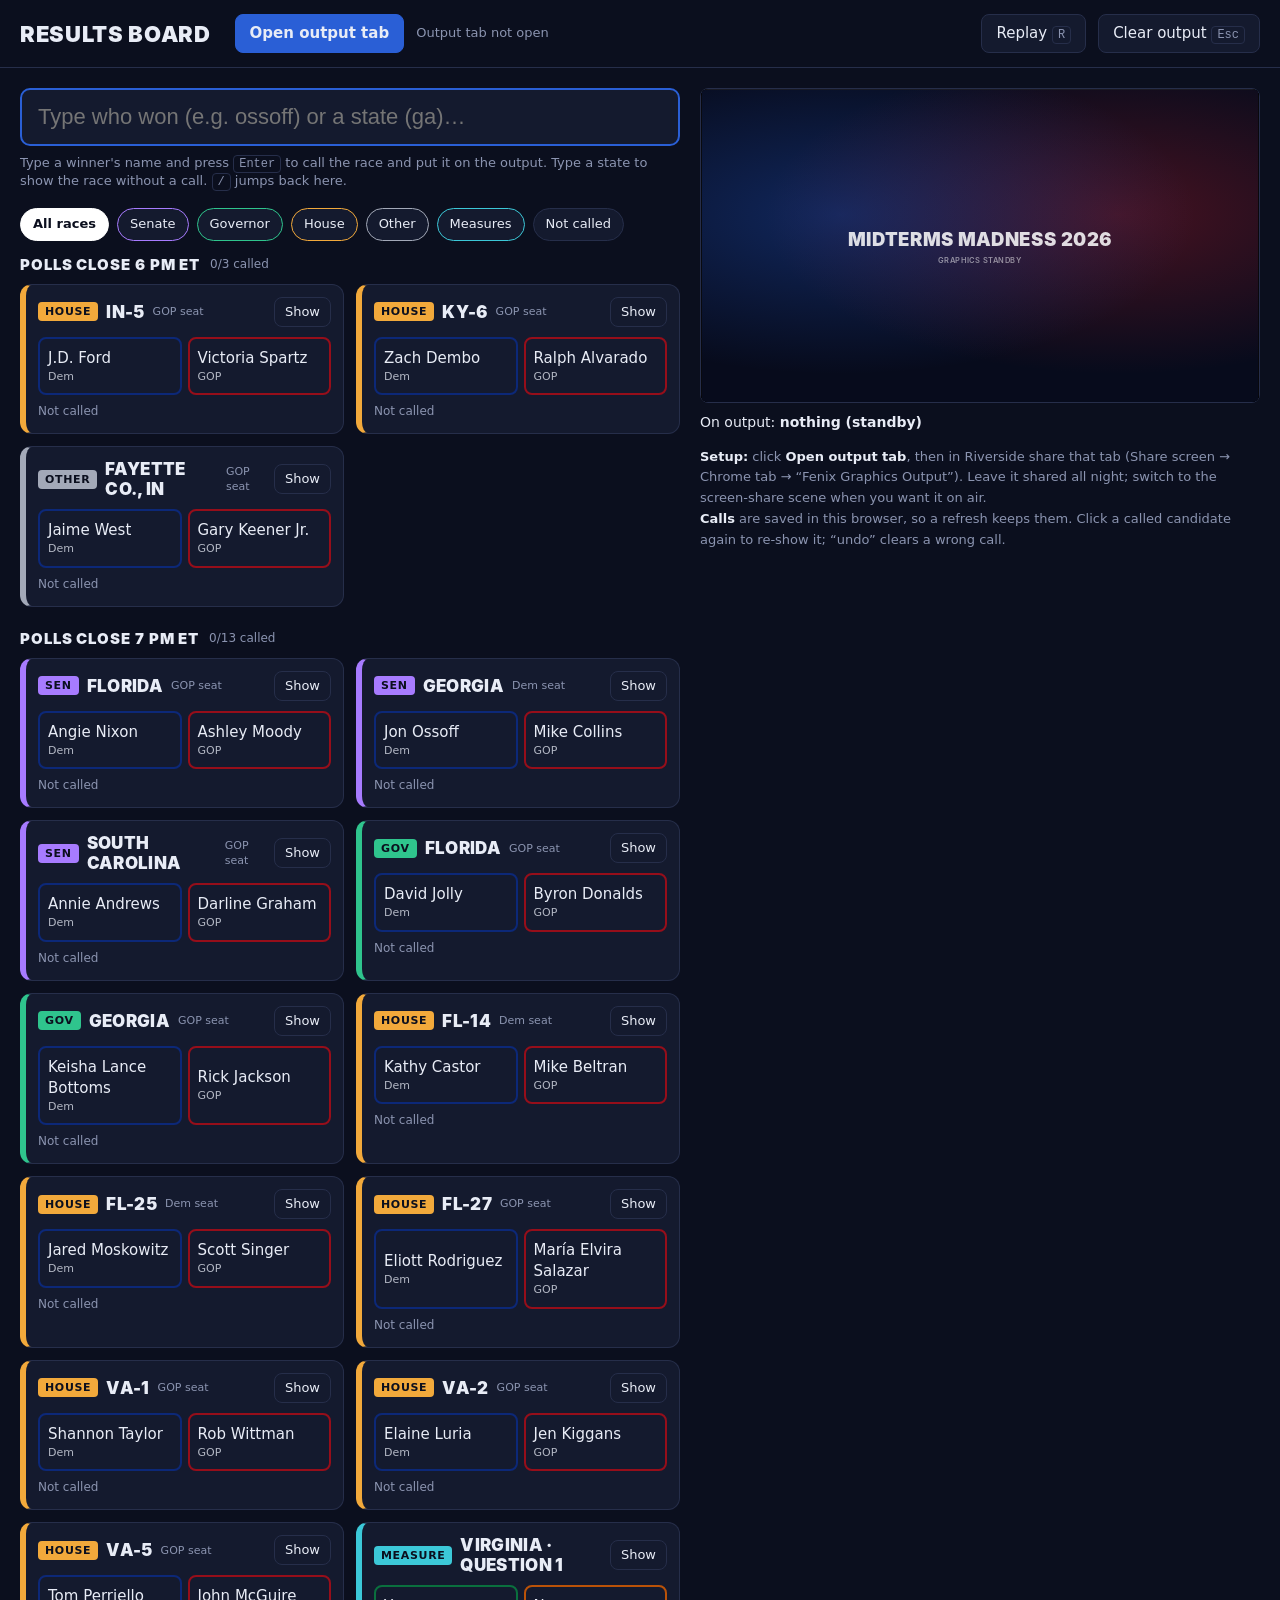
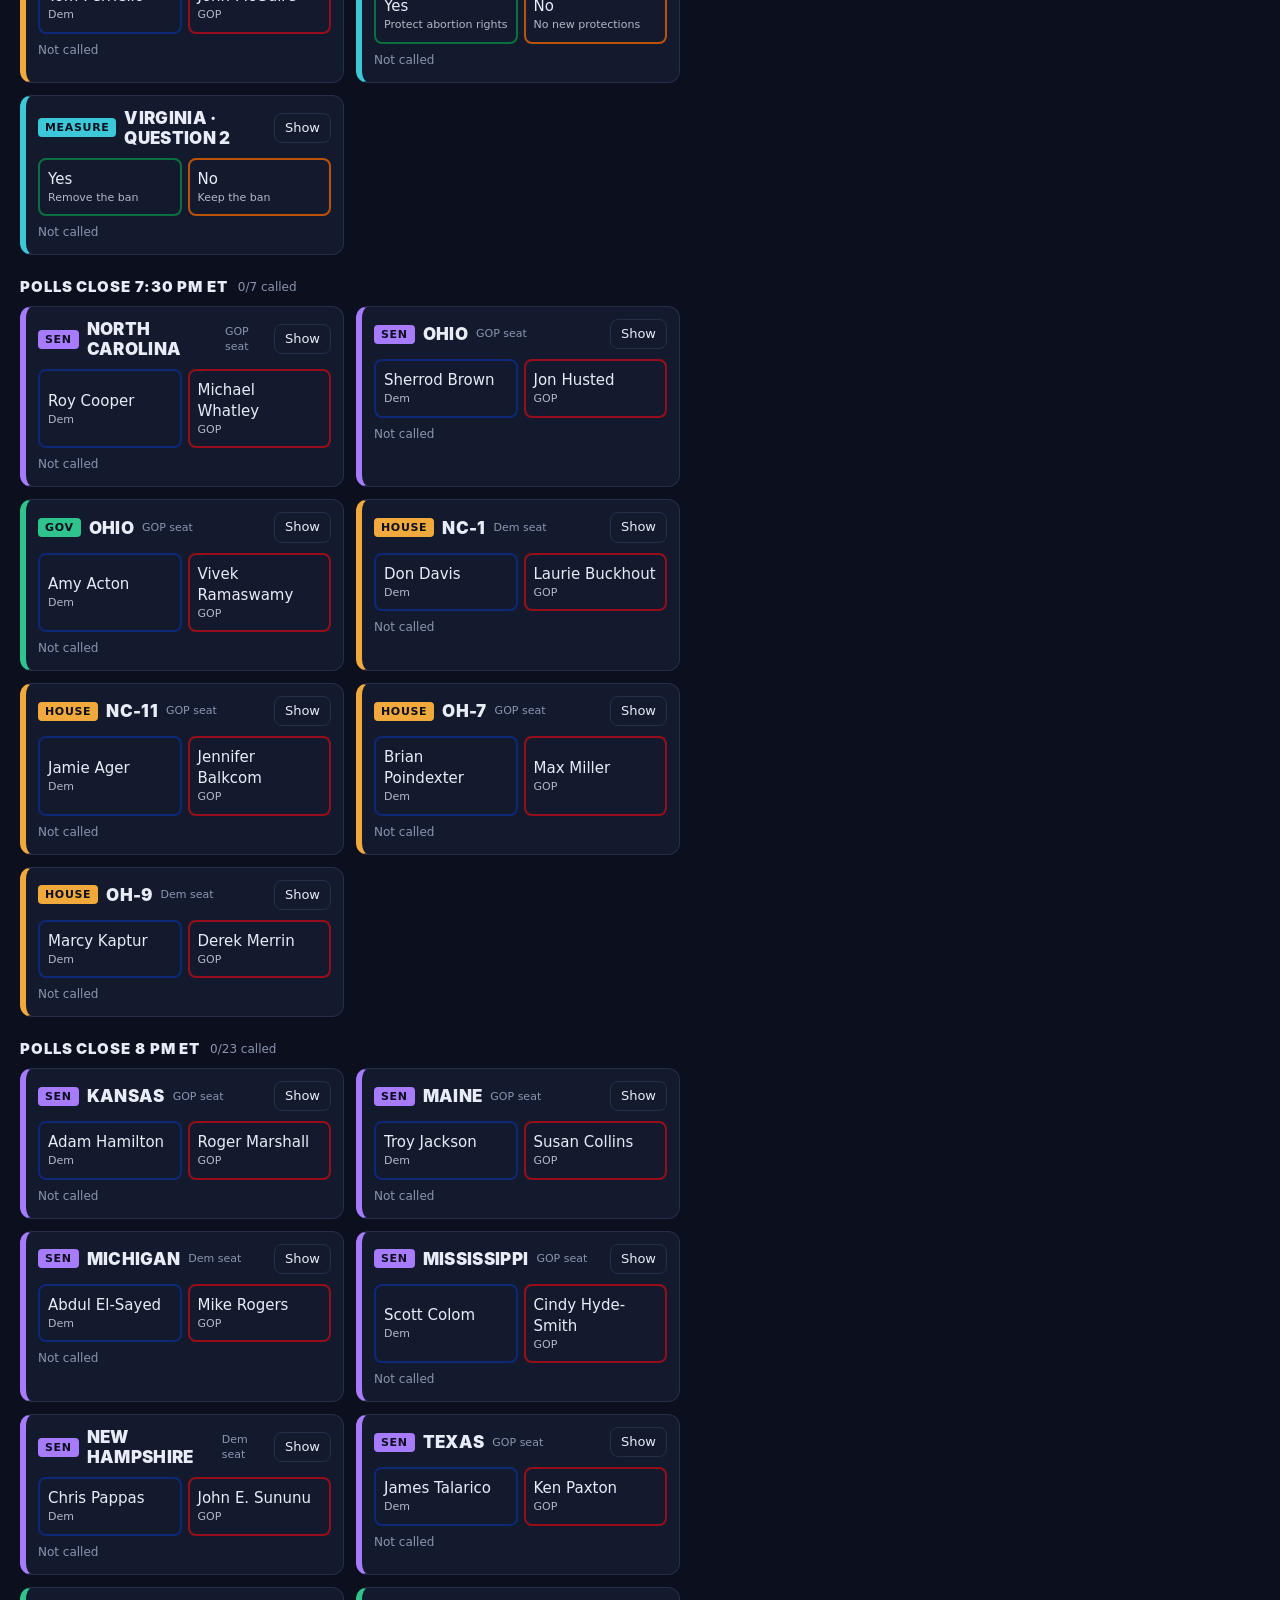
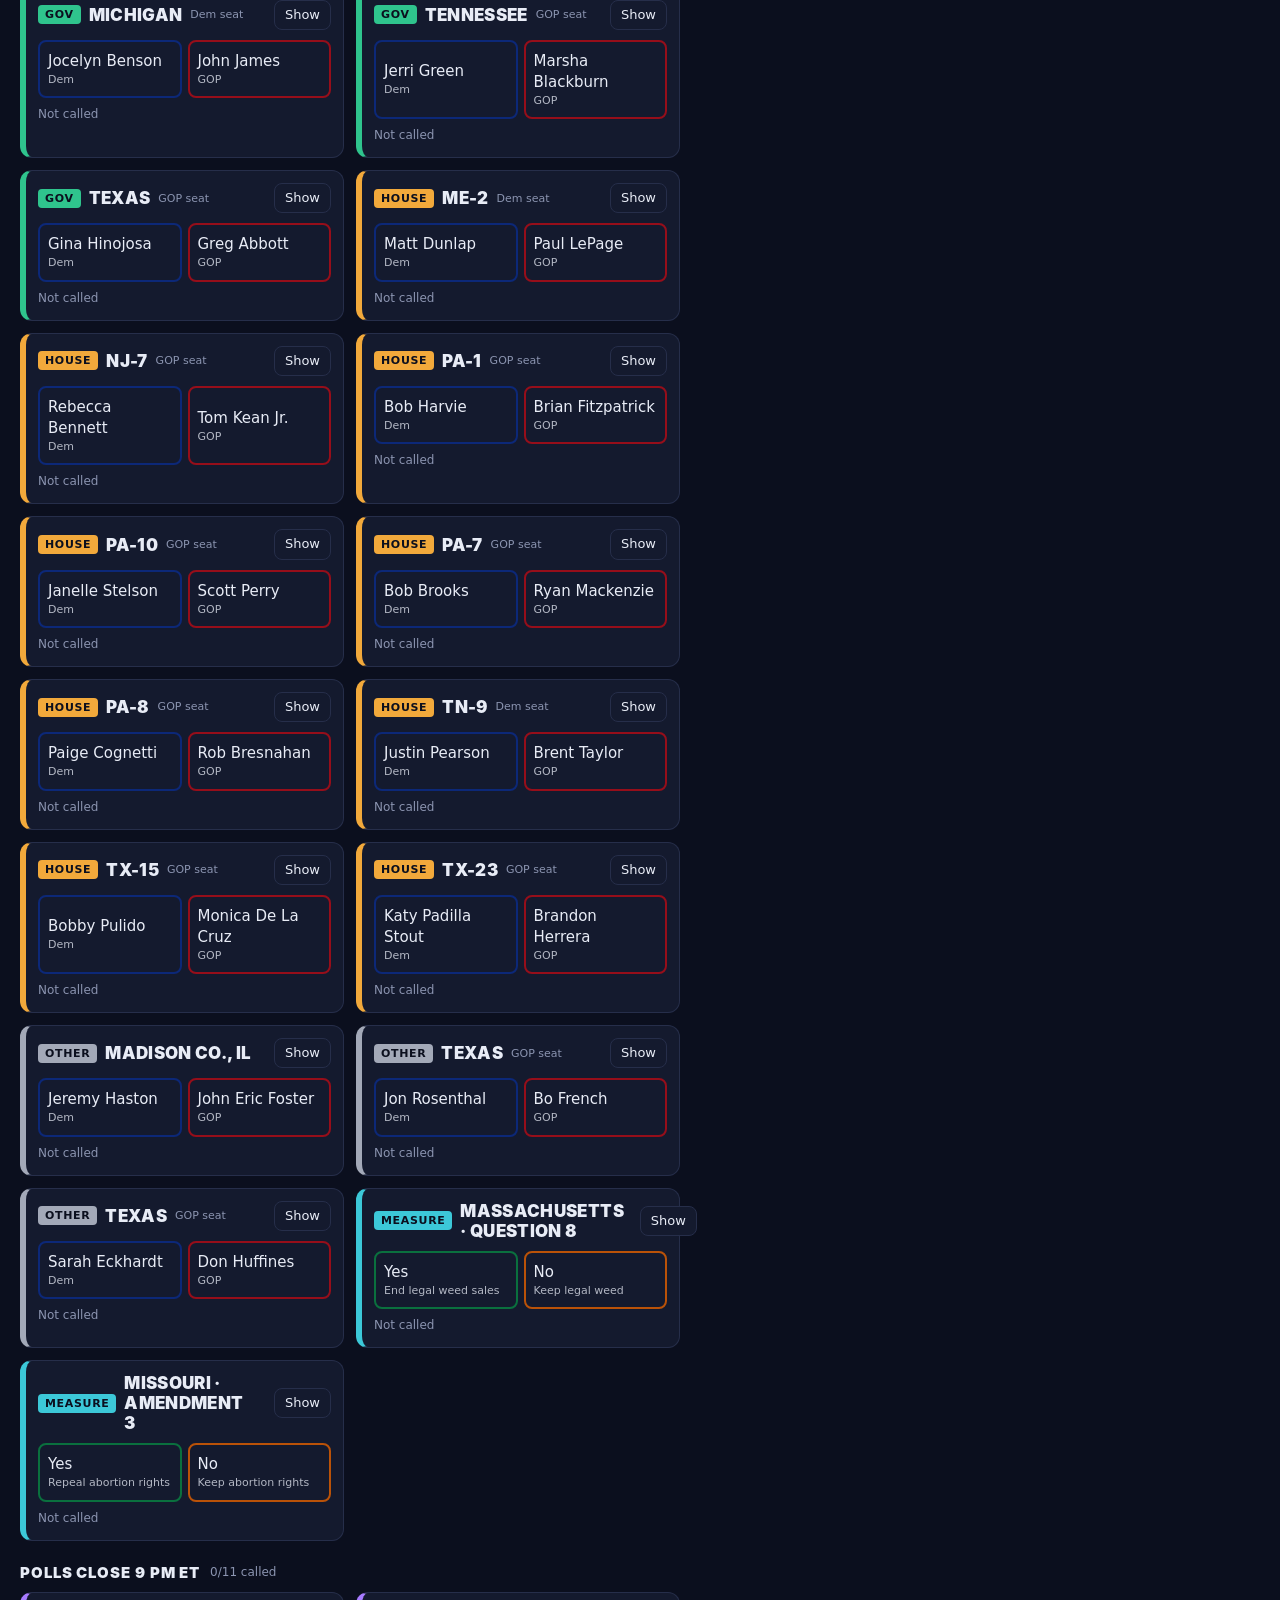
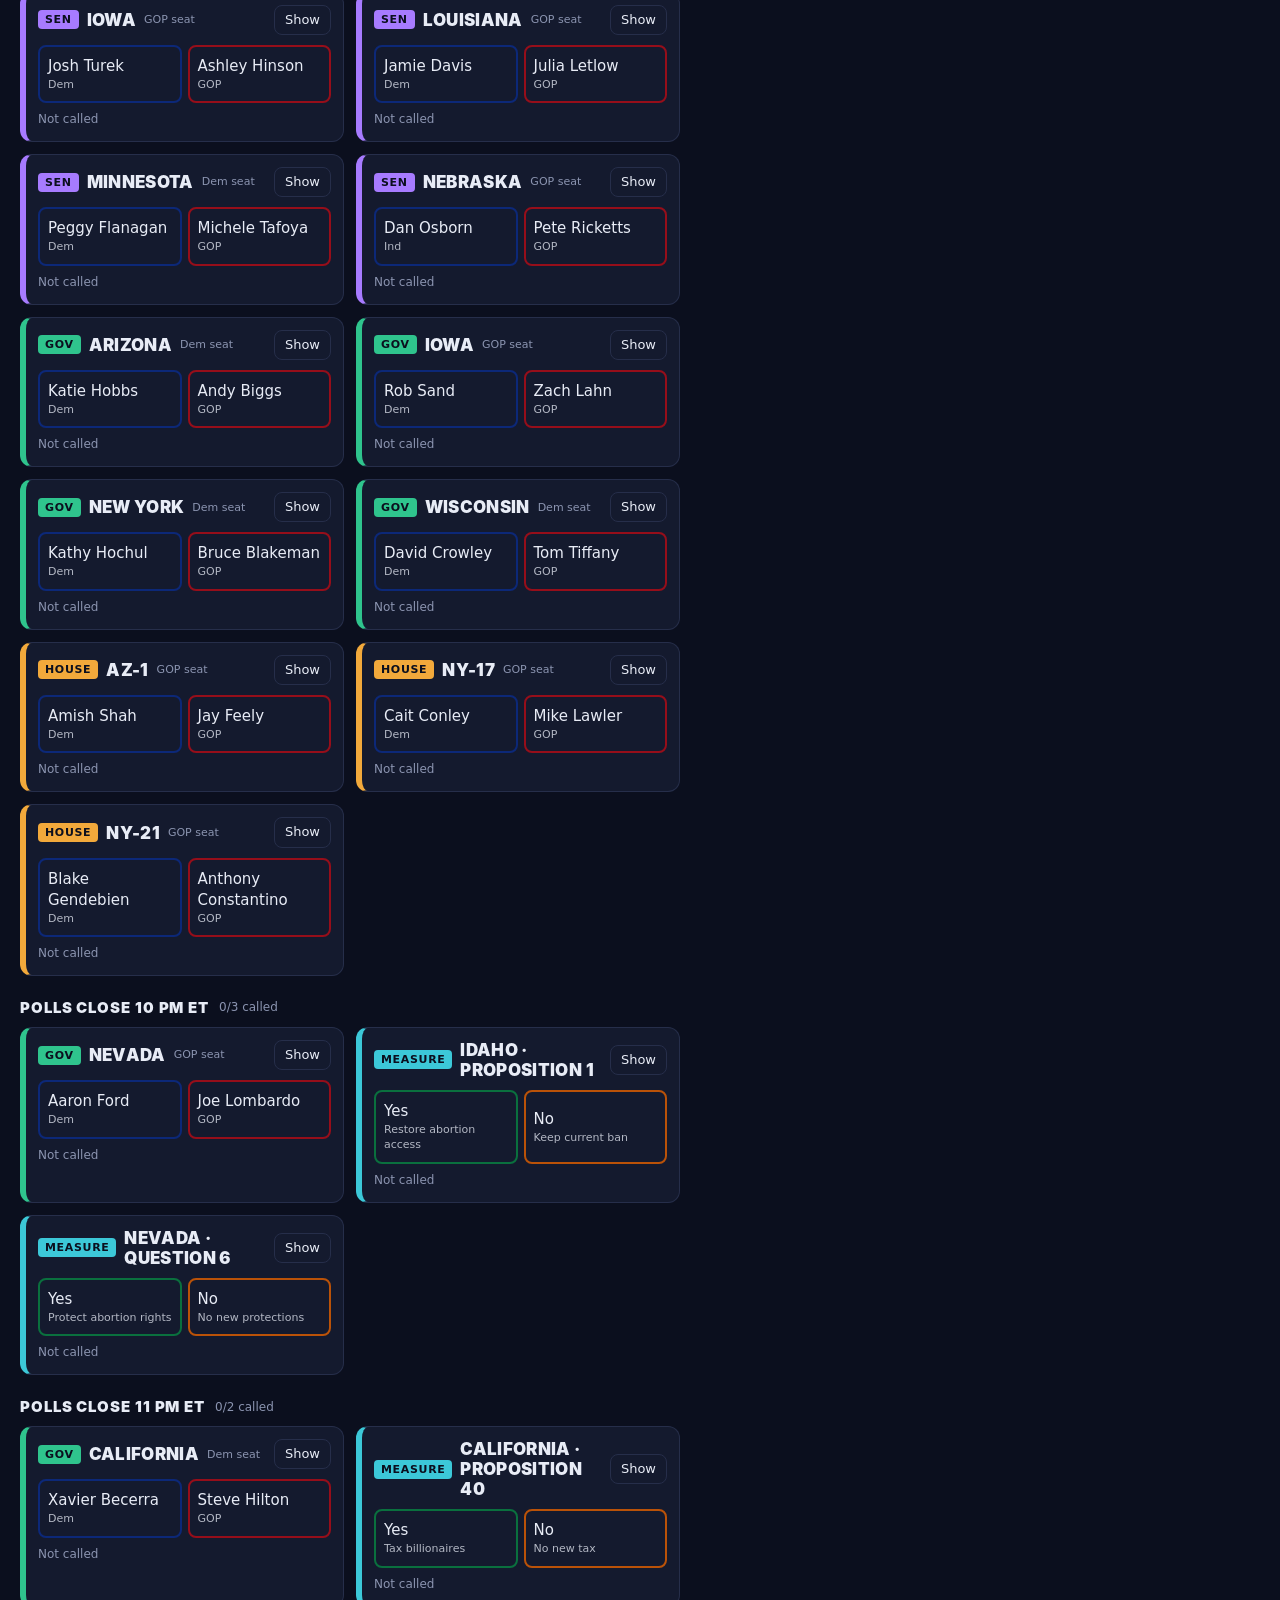
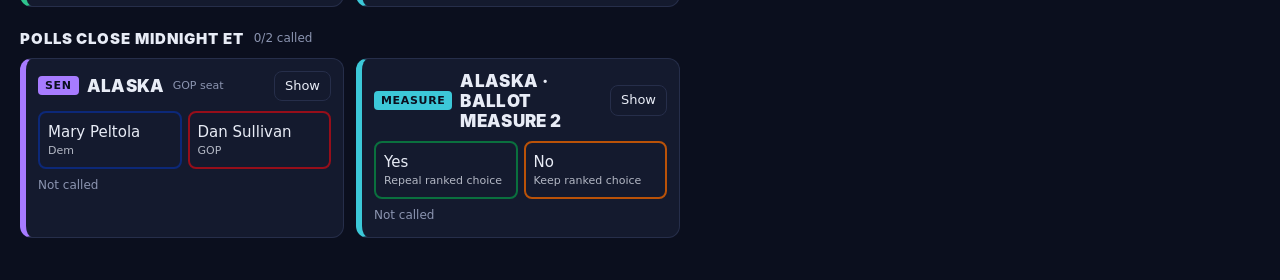
<file: index.html>
<!doctype html>
<html lang="en">
<head>
<meta charset="utf-8">
<title>Fenix Results Board</title>
<link rel="stylesheet" href="fonts.css">
<script src="races.js"></script>
<style>
  :root {
    --bg: #0b0f1e; --panel: #141a2e; --line: #262e4a; --text: #e8ecf6; --muted: #8b94b0;
    --blue: #2a5fd6; --blue-dk: #0c2878; --red: #d6222c; --red-dk: #960e1a; --ok: #2fbf71;
  }
  * { box-sizing: border-box; }
  body { margin: 0; background: var(--bg); color: var(--text); font: 15px/1.4 system-ui, -apple-system, 'Segoe UI', sans-serif; }
  header { display: flex; gap: 12px; align-items: center; padding: 14px 20px; border-bottom: 1px solid var(--line); position: sticky; top: 0; background: var(--bg); z-index: 5; }
  header h1 { font: 22px 'Inter Black', sans-serif; margin: 0 12px 0 0; letter-spacing: .03em; }
  button { font: inherit; color: var(--text); background: var(--panel); border: 1px solid var(--line); border-radius: 8px; padding: 8px 14px; cursor: pointer; }
  button:hover { border-color: #4a5680; }
  button.primary { background: var(--blue); border-color: var(--blue); font-weight: 600; }
  kbd { font: 12px ui-monospace, monospace; border: 1px solid var(--line); border-radius: 4px; padding: 1px 5px; color: var(--muted); }
  .spacer { flex: 1; }
  #link { font-size: 13px; color: var(--muted); }
  #link.on { color: var(--ok); }

  main { display: grid; grid-template-columns: minmax(0, 1fr) 560px; gap: 20px; padding: 20px; }
  @media (max-width: 1200px) { main { grid-template-columns: 1fr; } }

  .search { position: relative; margin-bottom: 18px; }
  #q { width: 100%; font-size: 22px; padding: 14px 16px; border-radius: 10px; border: 2px solid var(--line); background: var(--panel); color: var(--text); outline: none; }
  #q:focus { border-color: var(--blue); }
  #sugg { list-style: none; margin: 6px 0 0; padding: 0; position: absolute; left: 0; right: 0; background: var(--panel); border: 1px solid var(--line); border-radius: 10px; overflow: hidden; z-index: 4; }
  #sugg:empty { display: none; }
  #sugg li { padding: 10px 16px; cursor: pointer; display: flex; gap: 10px; align-items: center; }
  #sugg li.sel { background: #1f2847; }
  #sugg .what { color: var(--muted); font-size: 13px; margin-left: auto; }
  .dot { width: 10px; height: 10px; border-radius: 50%; flex: none; }
  .dot.dem { background: var(--blue); } .dot.gop { background: var(--red); } .dot.race { background: #fff; }
  .hint { color: var(--muted); font-size: 13px; margin-top: 8px; }

  #filters { display: flex; gap: 8px; flex-wrap: wrap; margin-bottom: 14px; }
  #filters button { padding: 6px 12px; font-size: 13px; border-radius: 999px; }
  #filters button.on { background: #fff; color: var(--bg); border-color: #fff; font-weight: 600; }
  .group { margin-bottom: 22px; }
  .group h2 { font: 15px 'Inter Black', sans-serif; letter-spacing: .06em; margin: 0 0 10px; display: flex; align-items: center; gap: 10px; }
  .group h2 .closed { font: 600 11px system-ui, sans-serif; letter-spacing: .04em; color: var(--bg); background: var(--ok); border-radius: 4px; padding: 2px 6px; }
  .group h2 .count { font: 12px system-ui, sans-serif; color: var(--muted); letter-spacing: 0; }
  /* Race-type colors (deliberately not red or blue): Senate purple, Governor green, House amber, Local grey */
  .card.SEN { --type: #a77bff; } .card.GOV { --type: #2fc48d; } .card.HOUSE { --type: #f2a93b; } .card.OTHER { --type: #a3a9b8; } .card.MEASURE { --type: #3cc8d8; }
  .card.MEASURE .cand.dem { border-color: #0a703e; } .card.MEASURE .cand.gop { border-color: #ba5208; }
  .card.MEASURE .cand.won.dem { background: #1aa05c; border-color: #1aa05c; } .card.MEASURE .cand.won.gop { background: #e27016; border-color: #e27016; }
  #grid .card { border-left: 6px solid var(--type, var(--line)); }
  .otag { font: 800 11px system-ui, sans-serif; letter-spacing: .06em; padding: 3px 7px; border-radius: 4px; background: var(--type); color: #0b0f1e; }
  #filters button[data-filter="SEN"] { border-color: #a77bff; } #filters button[data-filter="GOV"] { border-color: #2fc48d; }
  #filters button[data-filter="HOUSE"] { border-color: #f2a93b; } #filters button[data-filter="OTHER"] { border-color: #a3a9b8; } #filters button[data-filter="MEASURE"] { border-color: #3cc8d8; }
  .card.done { opacity: .6; }
  .card.done:hover { opacity: 1; }
  .grid { display: grid; grid-template-columns: repeat(auto-fill, minmax(260px, 1fr)); gap: 12px; }
  .card { background: var(--panel); border: 1px solid var(--line); border-radius: 12px; padding: 12px; }
  .card.live { outline: 2px solid #fff; }
  .card .top { display: flex; align-items: center; gap: 8px; margin-bottom: 10px; }
  .card .state { font: 17px 'Inter Black', sans-serif; letter-spacing: .02em; }
  .card .held { font-size: 11px; color: var(--muted); }
  .card .show { margin-left: auto; padding: 5px 10px; font-size: 13px; }
  .card .cands { display: grid; grid-template-columns: 1fr 1fr; gap: 6px; }
  .cand { padding: 9px 8px; text-align: left; border-radius: 8px; border-width: 2px; }
  .cand.dem { border-color: var(--blue-dk); } .cand.gop { border-color: var(--red-dk); }
  .cand.dem:hover { border-color: var(--blue); } .cand.gop:hover { border-color: var(--red); }
  .cand.won.dem { background: var(--blue); border-color: var(--blue); }
  .cand.won.gop { background: var(--red); border-color: var(--red); }
  .cand.lost { opacity: .4; }
  .cand small { display: block; font-size: 11px; opacity: .75; }
  .card .status { font-size: 12px; color: var(--muted); margin-top: 8px; min-height: 18px; display: flex; gap: 8px; }
  .card .status a { color: var(--muted); cursor: pointer; text-decoration: underline; margin-left: auto; }

  aside { position: sticky; top: 80px; align-self: start; }
  .preview { width: 100%; aspect-ratio: 16 / 9; border: 1px solid var(--line); border-radius: 8px; overflow: hidden; background: #000; }
  .preview iframe { width: 100%; height: 100%; border: 0; display: block; }
  #onair { margin: 10px 0 14px; font-size: 14px; }
  #onair b { font-weight: 700; }
  .help { font-size: 13px; color: var(--muted); line-height: 1.6; }
  .help b { color: var(--text); }
</style>
</head>
<body>
<header>
  <h1>RESULTS BOARD</h1>
  <button class="primary" id="open">Open output tab</button>
  <span id="link">Output tab not open</span>
  <span class="spacer"></span>
  <button id="replay">Replay <kbd>R</kbd></button>
  <button id="clear">Clear output <kbd>Esc</kbd></button>
</header>
<main>
  <section>
    <div class="search">
      <input id="q" placeholder="Type who won (e.g. ossoff) or a state (ga)…" autocomplete="off" spellcheck="false">
      <ul id="sugg"></ul>
      <div class="hint">Type a winner's name and press <kbd>Enter</kbd> to call the race and put it on the output. Type a state to show the race without a call. <kbd>/</kbd> jumps back here.</div>
    </div>
    <div id="filters"></div>
    <div id="grid"></div>
  </section>
  <aside>
    <div class="preview"><iframe id="preview" src="output.html" title="Output preview"></iframe></div>
    <div id="onair">On output: <b>nothing (standby)</b></div>
    <div class="help">
      <b>Setup:</b> click <b>Open output tab</b>, then in Riverside share that tab (Share screen → Chrome tab → “Fenix Graphics Output”). Leave it shared all night; switch to the screen-share scene when you want it on air.<br>
      <b>Calls</b> are saved in this browser, so a refresh keeps them. Click a called candidate again to re-show it; “undo” clears a wrong call.
    </div>
  </aside>
</main>
<script>
const RACES = window.RACES || [];
const POSTAL = { ALABAMA:'AL', ALASKA:'AK', ARIZONA:'AZ', ARKANSAS:'AR', CALIFORNIA:'CA', COLORADO:'CO', CONNECTICUT:'CT', DELAWARE:'DE', FLORIDA:'FL', GEORGIA:'GA', HAWAII:'HI', IDAHO:'ID', ILLINOIS:'IL', INDIANA:'IN', IOWA:'IA', KANSAS:'KS', KENTUCKY:'KY', LOUISIANA:'LA', MAINE:'ME', MARYLAND:'MD', MASSACHUSETTS:'MA', MICHIGAN:'MI', MINNESOTA:'MN', MISSISSIPPI:'MS', MISSOURI:'MO', MONTANA:'MT', NEBRASKA:'NE', NEVADA:'NV', 'NEW HAMPSHIRE':'NH', 'NEW JERSEY':'NJ', 'NEW MEXICO':'NM', 'NEW YORK':'NY', 'NORTH CAROLINA':'NC', 'NORTH DAKOTA':'ND', OHIO:'OH', OKLAHOMA:'OK', OREGON:'OR', PENNSYLVANIA:'PA', 'RHODE ISLAND':'RI', 'SOUTH CAROLINA':'SC', 'SOUTH DAKOTA':'SD', TENNESSEE:'TN', TEXAS:'TX', UTAH:'UT', VERMONT:'VT', VIRGINIA:'VA', WASHINGTON:'WA', 'WEST VIRGINIA':'WV', WISCONSIN:'WI', WYOMING:'WY' };
const PARTY = { dem: 'Dem', gop: 'GOP' };
const $ = id => document.getElementById(id);

// ---- saved calls ---------------------------------------------------------
let calls = {};
try { calls = JSON.parse(localStorage.getItem('fenix-calls') || '{}'); } catch (_) {}
const save = () => { try { localStorage.setItem('fenix-calls', JSON.stringify(calls)); } catch (_) {} };

// ---- output windows --------------------------------------------------------
let outWin = null;
let live = { slug: null, winner: null };
const preview = $('preview');

function send(msg) {
  for (const w of [outWin, preview.contentWindow]) {
    if (w && !w.closed) try { w.postMessage(msg, '*'); } catch (_) {}
  }
}
function putOnAir(slug, animate) {
  const winner = calls[slug] ? calls[slug].winner : null;
  live = { slug, winner };
  send({ type: 'show', slug, winner, animate });
  render();
}
function clearAir() {
  live = { slug: null, winner: null };
  send({ type: 'clear' });
  render();
}
$('open').onclick = () => {
  outWin = window.open('output.html', 'fenix-graphics-output');
  if (!outWin) alert('The browser blocked the new tab. Allow pop-ups for this page and click again.');
  render();
};
$('clear').onclick = clearAir;
$('replay').onclick = () => live.slug && putOnAir(live.slug, true);
addEventListener('message', e => {
  if ((e.data || {}).type !== 'output-ready') return;
  if (e.source !== preview.contentWindow) outWin = e.source;
  if (live.slug) e.source.postMessage({ type: 'show', slug: live.slug, winner: live.winner, animate: false }, '*');
  render();
});
setInterval(() => { if (outWin && outWin.closed) { outWin = null; render(); } }, 1500);

// ---- calling races ---------------------------------------------------------
function call(slug, winner) {
  calls[slug] = { winner, at: Date.now() };
  save();
  putOnAir(slug, true);
}
function undo(slug) {
  delete calls[slug];
  save();
  if (live.slug === slug) putOnAir(slug, false);
  else render();
}

// ---- search ----------------------------------------------------------------
let sel = 0, matches = [];
const norm = s => s.toLowerCase().normalize('NFD').replace(/[^a-z0-9 ]/g, '');
function search(q) {
  q = norm(q).trim();
  if (!q) return [];
  const out = [];
  for (const r of RACES) {
    for (const side of isM(r) ? [] : ['dem', 'gop']) {
      const n = norm(r[side].name), last = n.split(' ').pop();
      let score = 0;
      if (last.startsWith(q)) score = 3;
      else if (n.startsWith(q) || n.split(' ').some(w => w.startsWith(q))) score = 2;
      else if (q.length >= 3 && n.includes(q)) score = 1;
      if (score) out.push({ kind: 'cand', race: r, side, score });
    }
    const st = norm(r.state), code = (POSTAL[r.state] || '').toLowerCase();
    const off = norm(r.office), offShort = off.replace(/^(question|proposition|amendment|ballot measure) /, m => m[0]);
    if (q === code || st.startsWith(q) || r.slug.startsWith(q) || (isM(r) && q.length >= 2 && (off.includes(q) || offShort.replace(' ', '') === q.replace(' ', '')))) out.push({ kind: 'race', race: r, score: q === code ? 4 : 2.5 });
  }
  return out.sort((a, b) => b.score - a.score).slice(0, 6);
}
function drawSugg() {
  $('sugg').innerHTML = matches.map((m, i) => m.kind === 'cand'
    ? `<li data-i="${i}" class="${i === sel ? 'sel' : ''}"><span class="dot ${m.side}"></span>Call <b>${m.race.state}</b> for <b>${m.race[m.side].name}</b><span class="what">${partyOf(m.race, m.side)} wins · Enter</span></li>`
    : `<li data-i="${i}" class="${i === sel ? 'sel' : ''}"><span class="dot race"></span>Show <b>${m.race.state}${isM(m.race) ? ' ' + m.race.office : ''}</b> ${calls[m.race.slug] ? '(as called)' : '(no winner yet)'}<span class="what">Enter</span></li>`).join('');
}
function pick(m) {
  if (!m) return;
  if (m.kind === 'cand') call(m.race.slug, m.side);
  else putOnAir(m.race.slug, false);
  $('q').value = ''; matches = []; drawSugg();
}
$('q').addEventListener('input', () => { matches = search($('q').value); sel = 0; drawSugg(); });
$('q').addEventListener('keydown', e => {
  if (e.key === 'ArrowDown') { sel = Math.min(sel + 1, matches.length - 1); drawSugg(); e.preventDefault(); }
  if (e.key === 'ArrowUp') { sel = Math.max(sel - 1, 0); drawSugg(); e.preventDefault(); }
  if (e.key === 'Enter') pick(matches[sel]);
  if (e.key === 'Escape') { if ($('q').value) { $('q').value = ''; matches = []; drawSugg(); } else clearAir(); e.stopPropagation(); }
});
$('sugg').addEventListener('mousedown', e => { const li = e.target.closest('li'); if (li) { e.preventDefault(); pick(matches[+li.dataset.i]); } });
addEventListener('keydown', e => {
  if (e.target === $('q')) return;
  if (e.key === '/') { $('q').focus(); e.preventDefault(); }
  if (e.key === 'Escape') clearAir();
  if (e.key === 'r' || e.key === 'R') $('replay').click();
});

// ---- race cards ------------------------------------------------------------
const esc = s => String(s).replace(/[&<>"]/g, c => ({ '&': '&amp;', '<': '&lt;', '>': '&gt;', '"': '&quot;' }[c]));
const time = t => new Date(t).toLocaleTimeString([], { hour: 'numeric', minute: '2-digit' });
const OFFICES = ['ALL', 'SEN', 'GOV', 'HOUSE', 'OTHER', 'MEASURE', 'NOT CALLED'];
let filter = 'ALL';
try { filter = localStorage.getItem('fenix-filter') || 'ALL'; } catch (_) {}
if (!OFFICES.includes(filter)) filter = 'ALL';
const officeTag = r => r.kind === 'measure' ? 'MEASURE' : /SENATE/.test(r.office) ? 'SEN' : /GOVERNOR/.test(r.office) ? 'GOV' : /HOUSE/.test(r.office) ? 'HOUSE' : 'OTHER';
const TAG_ORDER = { SEN: 0, GOV: 1, HOUSE: 2, OTHER: 3, MEASURE: 4 };
const isM = r => r.kind === 'measure';
// What a call says: "Dem" / "GOP" for races, "passes" / "fails" for ballot measures
const partyOf = (r, side) => r[side] && r[side].party ? r[side].party[0] + r[side].party.slice(1, 3).toLowerCase() : PARTY[side];
const callWord = (r, side) => isM(r) ? (side === 'dem' ? 'passes' : 'fails') : partyOf(r, side);
// "19:30" -> "7:30 PM ET"; "24:00" -> "MIDNIGHT ET"
const pollLabel = p => {
  if (!p) return 'POLL TIME TBD';
  let [h, m] = p.split(':').map(Number);
  if (h >= 24) return 'MIDNIGHT ET';
  return `${h % 12 || 12}${m ? ':' + String(m).padStart(2, '0') : ''} PM ET`;
};
// Minutes past midnight right now in Eastern time, to mark groups whose polls have closed.
function nowET() {
  const parts = new Intl.DateTimeFormat('en-US', { timeZone: 'America/New_York', hour: 'numeric', minute: 'numeric', hourCycle: 'h23' }).formatToParts(new Date());
  const get = t => +parts.find(x => x.type === t).value;
  return get('hour') * 60 + get('minute');
}
function drawFilters() {
  $('filters').innerHTML = OFFICES.map(o => `<button data-filter="${o}" class="${filter === o ? 'on' : ''}">${o === 'ALL' ? 'All races' : o === 'NOT CALLED' ? 'Not called' : o === 'SEN' ? 'Senate' : o === 'GOV' ? 'Governor' : o === 'HOUSE' ? 'House' : o === 'MEASURE' ? 'Measures' : 'Other'}</button>`).join('');
}
$('filters').addEventListener('click', e => {
  const b = e.target.closest('button');
  if (!b) return;
  filter = b.dataset.filter;
  try { localStorage.setItem('fenix-filter', filter); } catch (_) {}
  drawFilters(); render();
});
drawFilters();
setInterval(render, 60000);  // refresh the "polls closed" badges

function card(r) {
  const c = calls[r.slug];
  const tag = officeTag(r);
  const cand = side => `<button class="cand ${side} ${c ? (c.winner === side ? 'won' : 'lost') : ''}" data-slug="${r.slug}" data-side="${side}">${esc(r[side].name)}<small>${c && c.winner === side ? (isM(r) ? '✓ Projected to ' + (side === 'dem' ? 'pass' : 'fail') : '✓ Projected winner') : isM(r) ? esc(r[side].means) : partyOf(r, side)}</small></button>`;
  return `<div class="card ${tag} ${live.slug === r.slug ? 'live' : ''} ${c ? 'done' : ''}">
    <div class="top"><span class="otag ${tag}">${tag}</span><span class="state">${esc(r.state)}${isM(r) ? ' · ' + esc(r.office) : ''}</span><span class="held">${r.held ? PARTY[r.held] + ' seat' : ''}</span>
      <button class="show" data-show="${r.slug}">Show</button></div>
    <div class="cands">${cand('dem')}${cand('gop')}</div>
    <div class="status">${c ? `Called ${time(c.at)}${isM(r) ? ' · ' + callWord(r, c.winner) : ''}${r.held ? ' · ' + partyOf(r, c.winner) + (r.held === c.winner ? ' hold' : ' FLIP') : ''}<a data-undo="${r.slug}">undo</a>` : 'Not called'}</div>
  </div>`;
}
function render() {
  const shown = RACES.filter(r => filter === 'ALL' ? true : filter === 'NOT CALLED' ? !calls[r.slug] : officeTag(r) === filter);
  const groups = {};
  for (const r of shown) (groups[r.polls || '99:99'] = groups[r.polls || '99:99'] || []).push(r);
  const now = nowET();
  $('grid').innerHTML = Object.keys(groups).sort().map(p => {
    const list = groups[p].sort((a, b) => TAG_ORDER[officeTag(a)] - TAG_ORDER[officeTag(b)] || a.state.localeCompare(b.state));
    const [h, m] = p.split(':').map(Number);
    const closed = now >= h * 60 + m;
    const called = list.filter(r => calls[r.slug]).length;
    return `<div class="group"><h2>POLLS CLOSE ${pollLabel(p)}${closed ? '<span class="closed">CLOSED</span>' : ''}<span class="count">${called}/${list.length} called</span></h2>
      <div class="grid">${list.map(card).join('')}</div></div>`;
  }).join('') || '<div class="hint">Nothing here.</div>';
  const r = RACES.find(x => x.slug === live.slug);
  $('onair').innerHTML = 'On output: ' + (r ? `<b>${esc(r.state)}${isM(r) ? ' ' + esc(r.office) : ''}</b> ${live.winner ? '· ' + (isM(r) ? 'projected to ' + (live.winner === 'dem' ? 'pass' : 'fail') : esc(r[live.winner].name) + ' projected winner') : '· no winner shown'}` : '<b>nothing (standby)</b>');
  const linked = outWin && !outWin.closed;
  $('link').textContent = linked ? '● Output tab connected' : 'Output tab not open';
  $('link').className = linked ? 'on' : '';
}
$('grid').addEventListener('click', e => {
  const b = e.target.closest('button, a');
  if (!b) return;
  if (b.dataset.side) {
    const c = calls[b.dataset.slug];
    if (c && c.winner === b.dataset.side) putOnAir(b.dataset.slug, true);
    else call(b.dataset.slug, b.dataset.side);
  }
  if (b.dataset.show) putOnAir(b.dataset.show, false);
  if (b.dataset.undo) undo(b.dataset.undo);
});
render();
$('q').focus();
</script>
</body>
</html>
</file>
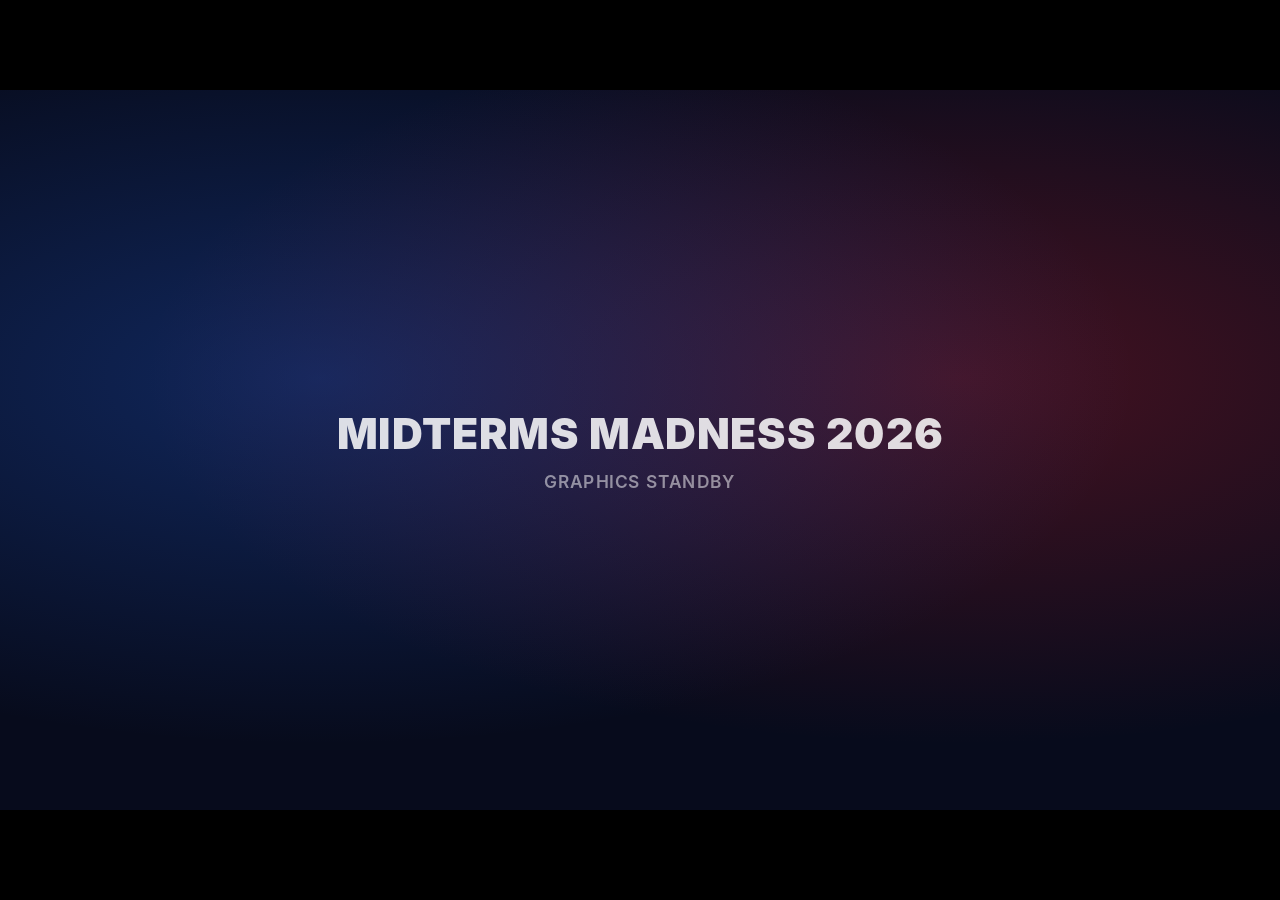
<file: output.html>
<!doctype html>
<html lang="en">
<head>
<meta charset="utf-8">
<title>Fenix Graphics Output</title>
<link rel="stylesheet" href="fonts.css">
<script src="races.js"></script>
<style>
  :root {
    --ink: rgb(14, 18, 34);
    --blue-tag: rgb(12, 40, 120);
    --red-tag: rgb(150, 14, 26);
    --blue-hi: rgb(34, 92, 214);
    --red-hi: rgb(214, 34, 44);
  }
  html, body { margin: 0; height: 100%; background: #000; overflow: hidden; }
  #stage {
    position: absolute; left: 50%; top: 50%; width: 1920px; height: 1080px;
    transform-origin: 0 0; overflow: hidden; background: #050814;
    font-family: 'Inter Black', sans-serif; color: var(--ink);
  }
  #stage > * { position: absolute; }
  /* Ballot measures: YES (green) on the left, NO (orange) on the right */
  #stage.measure { --blue-tag: rgb(10, 112, 62); --red-tag: rgb(186, 82, 8); --blue-hi: rgb(26, 160, 92); --red-hi: rgb(226, 112, 22); }
  #summary { top: 222px; height: 60px; line-height: 60px; padding: 0 35px; background: rgba(255,255,255,.96); font-size: 40px; white-space: nowrap; transform: translateX(-50%); display: none; }
  .measure #summary { display: block; }
  .measure #result-tag { display: none; }
  .layer { left: 0; top: 0; width: 1920px; height: 1080px; }
  img.layer { display: block; }

  /* Standby slate (shown when nothing is on output) */
  #standby {
    background: radial-gradient(ellipse at 25% 40%, rgba(34,92,214,.35), transparent 60%),
                radial-gradient(ellipse at 75% 40%, rgba(214,34,44,.30), transparent 60%), #070b1c;
    display: flex; align-items: center; justify-content: center; flex-direction: column;
    color: rgba(255,255,255,.85); letter-spacing: .08em; transition: opacity .3s;
  }
  #standby .big { font-size: 64px; }
  #standby .small { font-family: 'Inter SemiBold'; font-size: 26px; opacity: .6; margin-top: 18px; }
  #stage.has-race #standby { opacity: 0; }

  /* Loser treatment: desaturated, darker copy of the photo clipped to the losing side */
  #dim { filter: grayscale(1) brightness(.42) contrast(.95); opacity: 0; transition: opacity .7s ease; }
  #dim.dem { clip-path: polygon(0 0, 989px 0, 901px 1080px, 0 1080px); }
  #dim.gop { clip-path: polygon(1019px 0, 1920px 0, 1920px 1080px, 931px 1080px); }
  .called #dim { opacity: 1; }

  /* One-time light sweep across the winner's side */
  #sweep { opacity: 0; }
  #sweep.dem { clip-path: polygon(0 0, 989px 0, 901px 1080px, 0 1080px); }
  #sweep.gop { clip-path: polygon(1019px 0, 1920px 0, 1920px 1080px, 931px 1080px); }
  #sweep::before {
    content: ""; position: absolute; top: -200px; bottom: -200px; width: 260px; left: -400px;
    background: linear-gradient(90deg, transparent, rgba(255,255,255,.22), transparent);
    transform: skewX(-12deg);
  }
  .called.anim #sweep { opacity: 1; }
  .called.anim #sweep.dem::before { animation: sweepR 1.1s .35s ease-in-out both; }
  .called.anim #sweep.gop::before { animation: sweepL 1.1s .35s ease-in-out both; }
  @keyframes sweepR { from { left: -400px; } to { left: 1100px; } }
  @keyframes sweepL { from { left: 1920px; } to { left: 820px; } }

  /* Header: office label over state name, centered on the bar */
  #header { top: 70px; text-align: center; }
  #header .label { height: 34px; line-height: 34px; background: #fff; font-size: 24px; }
  #header .state { height: 96px; line-height: 96px; background: rgba(14,18,34,.94); color: #fff; font-size: 76px; white-space: nowrap; }
  #header .rule { height: 6px; background: linear-gradient(90deg, var(--blue-tag) 50%, var(--red-tag) 50%); }

  /* HOLD / FLIP tag under the header */
  #result-tag {
    top: 218px; height: 50px; line-height: 50px; padding: 0 26px; color: #fff; font-size: 30px;
    letter-spacing: .06em; transform: translateX(-50%) scaleY(0); transform-origin: top;
    white-space: nowrap; box-shadow: 0 6px 18px rgba(0,0,0,.35);
  }
  #result-tag.dem { background: var(--blue-tag); }
  #result-tag.gop { background: var(--red-tag); }
  .called #result-tag { transform: translateX(-50%) scaleY(1); transition: transform .35s .9s cubic-bezier(.2,1.4,.4,1); }

  /* Name plates (same geometry as render.py) */
  .plate { top: 838px; width: 760px; transition: opacity .6s, filter .6s; }
  .plate.dem { left: 70px; }
  .plate.gop { left: 1090px; }
  .plate .tag { height: 42px; line-height: 42px; padding: 0 22px; color: #fff; font-size: 26px; display: inline-block; }
  .plate.dem .tag { background: var(--blue-tag); }
  .plate.gop .tag { background: var(--red-tag); }
  .plate.gop .tags { text-align: right; }
  .plate .name { height: 92px; line-height: 92px; background: #fff; padding: 0 30px; font-size: 66px; white-space: nowrap; }
  .plate .title { height: 50px; line-height: 50px; background: var(--ink); padding: 0 30px; font-family: 'Inter SemiBold'; font-size: 28px; color: rgb(225,230,240); white-space: nowrap; }
  .plate .edge { height: 6px; }
  .plate.dem .edge { background: var(--blue-tag); }
  .plate.gop .edge { background: var(--red-tag); }
  .plate.gop .name, .plate.gop .title { text-align: right; }
  .called .plate.loser { filter: grayscale(1) brightness(.62); }

  /* PROJECTED WINNER banner, above the winner's plate */
  #win {
    top: 738px; width: 760px; height: 94px; display: flex; align-items: center; gap: 22px;
    padding: 0 26px; box-sizing: border-box; color: #fff; font-size: 52px; letter-spacing: .02em;
    clip-path: inset(100% 0 0 0); box-shadow: 0 8px 24px rgba(0,0,0,.35);
  }
  #win.dem { left: 70px; background: linear-gradient(90deg, var(--blue-hi), var(--blue-tag)); }
  #win.gop { left: 1090px; background: linear-gradient(270deg, var(--red-hi), var(--red-tag)); flex-direction: row-reverse; }
  #win .check { width: 66px; height: 66px; border-radius: 50%; background: #fff; flex: none; display: grid; place-items: center; transform: scale(0); }
  #win .check svg { width: 44px; height: 44px; }
  #win.dem .check svg { stroke: var(--blue-tag); }
  #win.gop .check svg { stroke: var(--red-tag); }
  .called #win { clip-path: inset(0 0 0 0); transition: clip-path .45s .25s cubic-bezier(.2,.8,.2,1); }
  .called #win .check { transform: scale(1); transition: transform .4s .65s cubic-bezier(.2,1.6,.4,1); }
  /* Without animation (e.g. re-showing an already-called race), everything snaps into place */
  #stage:not(.anim) * { transition: none !important; }
</style>
</head>
<body>
<div id="stage">
  <img id="photo" class="layer" alt="">
  <img id="dim" class="layer" alt="">
  <div id="sweep" class="layer"></div>
  <div id="header"><div class="label"></div><div class="state"></div><div class="rule"></div></div>
  <div id="result-tag"></div>
  <div id="summary"></div>
  <div class="plate dem"><div class="tags"><span class="tag">DEMOCRAT</span></div><div class="name"></div><div class="title"></div><div class="edge"></div></div>
  <div class="plate gop"><div class="tags"><span class="tag">REPUBLICAN</span></div><div class="name"></div><div class="title"></div><div class="edge"></div></div>
  <div id="win"><div class="check"><svg viewBox="0 0 24 24" fill="none" stroke-width="3.6" stroke-linecap="round" stroke-linejoin="round"><path d="M4.5 12.5l5 5 10-11"/></svg></div><span id="win-text">PROJECTED WINNER</span></div>
  <div id="standby" class="layer"><div class="big">MIDTERMS MADNESS 2026</div><div class="small">GRAPHICS STANDBY</div></div>
</div>
<script>
const stage = document.getElementById('stage');
const $ = s => stage.querySelector(s);
const BAR_TOP = 1004, BAR_BOTTOM = 916, H = 1080;
const barX = y => BAR_TOP + (BAR_BOTTOM - BAR_TOP) * y / H;

function fitStage() {
  const s = Math.min(innerWidth / 1920, innerHeight / 1080);
  stage.style.transform = `scale(${s}) translate(-50%, -50%)`;
}
addEventListener('resize', fitStage);
fitStage();

// Shrink an element's font until its text fits in maxW (mirrors render.py's fit()).
function fit(el, size, maxW) {
  el.style.fontSize = size + 'px';
  const probe = document.createElement('span');
  probe.style.cssText = 'position:absolute;visibility:hidden;white-space:nowrap';
  probe.style.fontFamily = getComputedStyle(el).fontFamily;
  probe.textContent = el.textContent;
  document.body.appendChild(probe);
  while (size > 20) {
    probe.style.fontSize = size + 'px';
    if (probe.getBoundingClientRect().width <= maxW) break;
    size -= 2;
  }
  probe.remove();
  el.style.fontSize = size + 'px';
  return size;
}

let current = { slug: null, winner: null };

// Preload every race photo so switching races never shows a half-loaded frame.
const photos = {};
for (const r of window.RACES || []) {
  const img = new Image();
  img.src = 'images/' + r.slug + '.png';
  photos[r.slug] = img.decode().catch(() => {});
}

let seq = 0;
async function show(slug, winner, animate) {
  const race = (window.RACES || []).find(r => r.slug === slug);
  const mine = ++seq;
  if (!race) {
    stage.classList.remove('called', 'anim', 'has-race');
    current = { slug: null, winner: null };
    return;
  }
  await photos[race.slug];
  if (mine !== seq) return;  // a newer command arrived while the photo loaded

  // Snap back to the un-called look with transitions off, so nothing from the
  // previous graphic (or the standby slate) fades through on the way.
  stage.classList.remove('called', 'anim');
  const src = 'images/' + race.slug + '.png';
  if ($('#photo').getAttribute('src') !== src) { $('#photo').src = src; $('#dim').src = src; }

  // Header, sized and centered like render.py
  const hd = $('#header');
  hd.querySelector('.label').textContent = race.office;
  const st = hd.querySelector('.state');
  st.textContent = race.state;
  fit(st, 76, 820);
  const probe = document.createElement('span');
  probe.style.cssText = `position:absolute;visibility:hidden;white-space:nowrap;font-family:'Inter Black';font-size:${st.style.fontSize}`;
  probe.textContent = race.state;
  document.body.appendChild(probe);
  const w = Math.max(Math.round(probe.getBoundingClientRect().width) + 110, 420);
  probe.remove();
  const cx = barX(95);
  hd.style.left = (cx - w / 2) + 'px';
  hd.style.width = w + 'px';

  const measure = race.kind === 'measure';
  stage.classList.toggle('measure', measure);
  const sm = $('#summary');
  sm.textContent = (race.summary || '').toUpperCase();
  if (measure) { fit(sm, 40, 1300); sm.style.left = barX(250) + 'px'; }
  $('#win-text').textContent = !measure ? 'PROJECTED WINNER' : winner === 'gop' ? 'PROJECTED TO FAIL' : 'PROJECTED TO PASS';

  for (const side of ['dem', 'gop']) {
    const p = $('.plate.' + side);
    p.querySelector('.tag').textContent = measure ? (side === 'dem' ? 'A YES VOTE MEANS' : 'A NO VOTE MEANS') : (race[side].party || (side === 'dem' ? 'DEMOCRAT' : 'REPUBLICAN'));
    p.querySelector('.name').textContent = (race[side].means || race[side].name).toUpperCase();
    fit(p.querySelector('.name'), 66, 700);
    const t = p.querySelector('.title');
    t.textContent = (race[side].title || '').toUpperCase();
    t.style.display = race[side].title ? '' : 'none';
    fit(t, 28, 700);
    p.classList.toggle('loser', !!winner && winner !== side);
  }

  if (winner) {
    const loser = winner === 'dem' ? 'gop' : 'dem';
    $('#dim').className = 'layer ' + loser;
    $('#sweep').className = 'layer ' + winner;
    $('#win').className = winner;
    const tag = $('#result-tag');
    tag.className = winner;
    tag.style.left = barX(243) + 'px';
    const party = race[winner].party ? race[winner].party.slice(0, 3) : winner === 'dem' ? 'DEM' : 'GOP';
    tag.textContent = race.held ? `${party} ${race.held === winner ? 'HOLD' : 'FLIP'}` : `${party} WIN`;
  }

  stage.classList.add('has-race');
  void stage.offsetWidth;  // commit the un-called state before turning transitions back on
  if (animate) stage.classList.add('anim');
  void stage.offsetWidth;
  if (winner) {
    if (animate) setTimeout(() => stage.classList.add('called'), 120);
    else stage.classList.add('called');
  }
  current = { slug, winner };
}

addEventListener('message', e => {
  const m = e.data || {};
  if (m.type === 'show') show(m.slug, m.winner, m.animate);
  if (m.type === 'clear') show(null);
});

// Ask the board for the current state after a reload.
for (const w of [window.opener, window.parent]) {
  if (w && w !== window) try { w.postMessage({ type: 'output-ready' }, '*'); } catch (_) {}
}

// Open output.html#georgia/dem to check a look without the board.
function fromHash() {
  if (location.hash.length < 2) return;
  const [slug, winner, anim] = location.hash.slice(1).split('/');
  document.fonts.ready.then(() => show(slug, winner || null, anim === 'anim'));
}
addEventListener('hashchange', fromHash);
fromHash();
</script>
</body>
</html>
</file>
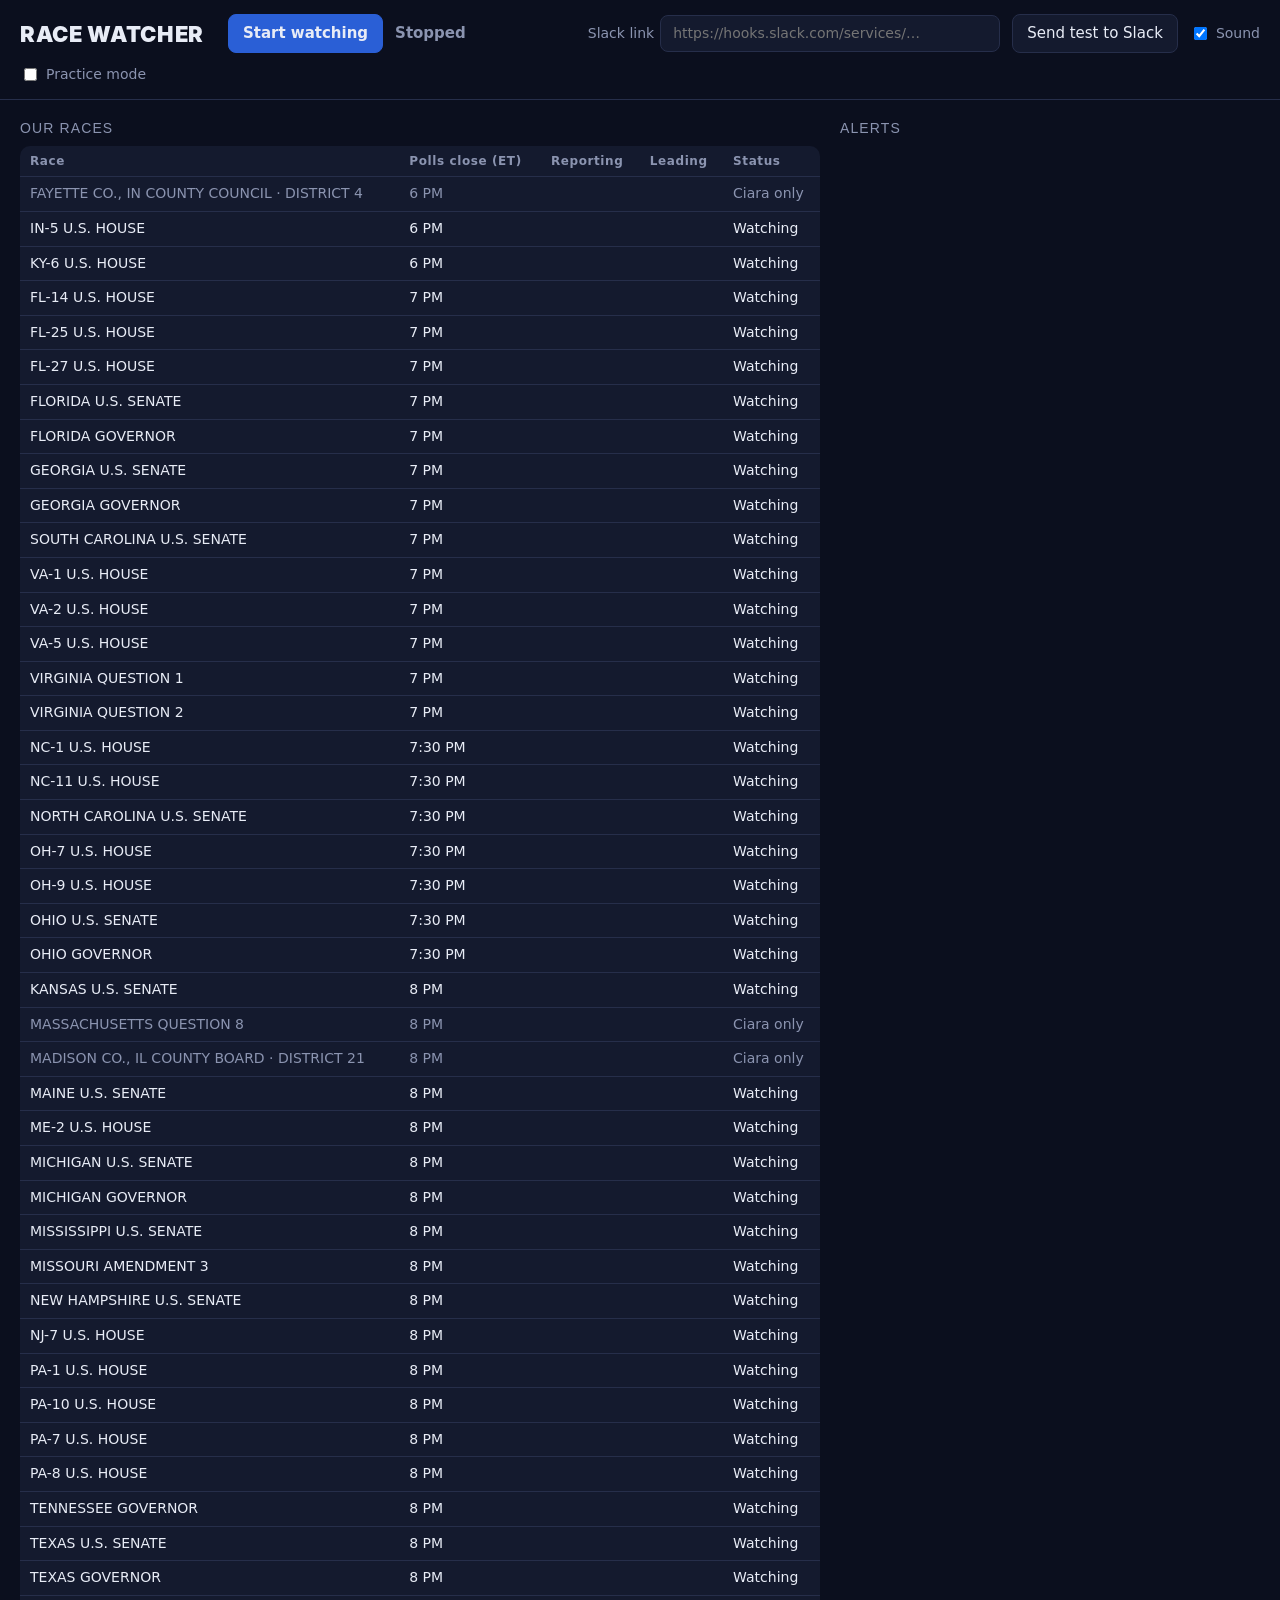
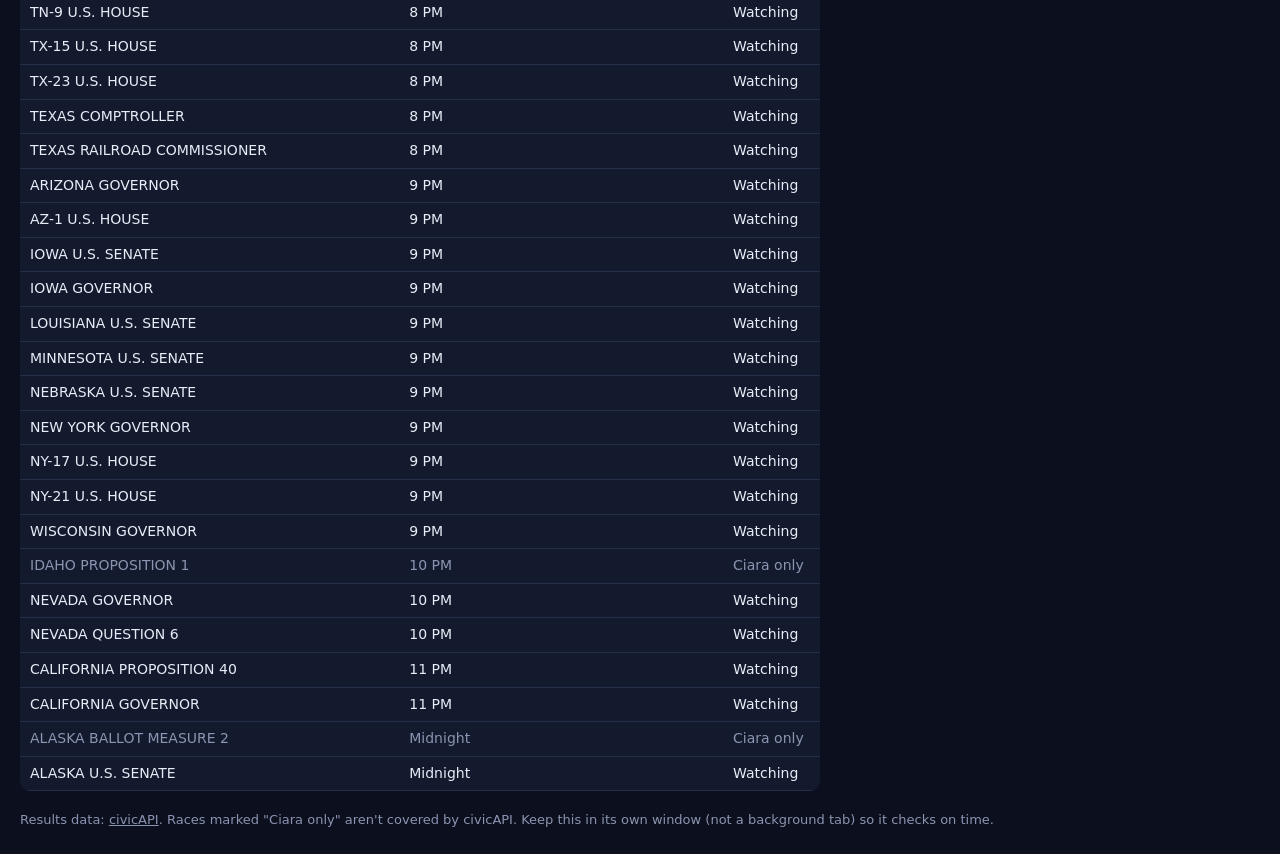
<file: watcher.html>
<!doctype html>
<html lang="en">
<head>
<meta charset="utf-8">
<meta name="viewport" content="width=device-width, initial-scale=1">
<title>Fenix Race Watcher</title>
<link rel="stylesheet" href="fonts.css">
<script src="races.js"></script>
<style>
  :root {
    --bg: #0b0f1e; --panel: #141a2e; --line: #262e4a; --text: #e8ecf6; --muted: #8b94b0;
    --blue: #2a5fd6; --red: #d6222c; --ok: #2fbf71; --warn: #f0b429;
  }
  * { box-sizing: border-box; }
  body { margin: 0; background: var(--bg); color: var(--text); font: 15px/1.4 system-ui, -apple-system, 'Segoe UI', sans-serif; }
  header { display: flex; flex-wrap: wrap; gap: 12px; align-items: center; padding: 14px 20px; border-bottom: 1px solid var(--line); position: sticky; top: 0; background: var(--bg); z-index: 5; }
  header h1 { font: 22px 'Inter Black', sans-serif; margin: 0 12px 0 0; letter-spacing: .03em; }
  button { font: inherit; color: var(--text); background: var(--panel); border: 1px solid var(--line); border-radius: 8px; padding: 8px 14px; cursor: pointer; }
  button:hover { border-color: #4a5680; }
  button.primary { background: var(--blue); border-color: var(--blue); font-weight: 600; }
  button.stop { background: var(--red); border-color: var(--red); font-weight: 600; }
  input[type=text], input[type=password] { font: inherit; color: var(--text); background: var(--panel); border: 1px solid var(--line); border-radius: 8px; padding: 8px 12px; width: 340px; max-width: 100%; }
  label { color: var(--muted); font-size: 14px; display: flex; align-items: center; gap: 6px; }
  .spacer { flex: 1; }
  #state { font-weight: 700; }
  #state.on { color: var(--ok); }
  #state.off { color: var(--muted); }
  #state.bad { color: var(--red); }
  #banner { display: none; margin: 16px 20px 0; padding: 12px 16px; border-radius: 10px; background: #3a1016; border: 1px solid var(--red); font-weight: 600; }
  #banner.show { display: block; }
  #practiceNote { display: none; margin: 16px 20px 0; padding: 10px 16px; border-radius: 10px; background: #3a2e0a; border: 1px solid var(--warn); }
  #practiceNote.show { display: block; }

  main { display: grid; grid-template-columns: minmax(0, 1fr) 420px; gap: 20px; padding: 20px; }
  @media (max-width: 1100px) { main { grid-template-columns: 1fr; } }
  h2 { font: 14px 'Inter Bold', sans-serif; letter-spacing: .08em; color: var(--muted); margin: 0 0 10px; }
  table { width: 100%; border-collapse: collapse; background: var(--panel); border-radius: 10px; overflow: hidden; }
  th, td { text-align: left; padding: 7px 10px; border-bottom: 1px solid var(--line); font-size: 14px; vertical-align: top; }
  th { color: var(--muted); font-weight: 600; font-size: 12px; letter-spacing: .05em; }
  tr.called td { background: #12301f; }
  tr.uncovered td { color: var(--muted); }
  td.num { font-variant-numeric: tabular-nums; white-space: nowrap; }
  .tag { display: inline-block; font-size: 11px; font-weight: 700; padding: 1px 6px; border-radius: 4px; background: var(--line); color: var(--muted); }
  .tag.dem { background: var(--blue); color: #fff; }
  .tag.gop { background: var(--red); color: #fff; }
  .tag.call { background: var(--ok); color: #04150b; }
  #log { list-style: none; margin: 0; padding: 0; display: flex; flex-direction: column; gap: 10px; }
  #log li { background: var(--panel); border: 1px solid var(--line); border-left: 4px solid var(--ok); border-radius: 8px; padding: 10px 12px; font-size: 14px; white-space: pre-line; }
  #log li.warn { border-left-color: var(--warn); }
  #log li .t { color: var(--muted); font-size: 12px; }
  #log li.flash { animation: flash 1.2s ease-out 3; }
  @keyframes flash { 0% { background: #1f6b42; } 100% { background: var(--panel); } }
  footer { padding: 0 20px 24px; color: var(--muted); font-size: 13px; }
  footer a { color: var(--muted); }
</style>
</head>
<body>
<header>
  <h1>RACE WATCHER</h1>
  <button id="go" class="primary">Start watching</button>
  <span id="state" class="off">Stopped</span>
  <span class="spacer"></span>
  <label>Slack link <input id="hook" type="password" placeholder="https://hooks.slack.com/services/…" autocomplete="off"></label>
  <button id="testSlack">Send test to Slack</button>
  <label><input id="sound" type="checkbox" checked> Sound</label>
  <label><input id="practice" type="checkbox"> Practice mode</label>
</header>
<div id="banner"></div>
<div id="practiceNote">Practice mode: civicAPI sends made-up numbers for every race, so you can see what alerts look like. Only the first 3 go to Slack, marked PRACTICE. Turn it off before the show.</div>
<main>
  <section>
    <h2>OUR RACES</h2>
    <table>
      <thead><tr><th>Race</th><th>Polls close (ET)</th><th>Reporting</th><th>Leading</th><th>Status</th></tr></thead>
      <tbody id="rows"></tbody>
    </table>
  </section>
  <section>
    <h2>ALERTS</h2>
    <ul id="log"></ul>
  </section>
</main>
<footer>Results data: <a href="https://civicapi.org" target="_blank" rel="noopener">civicAPI</a>. Races marked "Ciara only" aren't covered by civicAPI. Keep this in its own window (not a background tab) so it checks on time.</footer>

<script>
// civicAPI race ids for each board race. Some ballot questions are listed twice by civicAPI; we use whichever copy is counting.
const WATCH = {
  'ohio': [87527], 'iowa': [87151], 'texas': [87438], 'alaska': [86916], 'kansas': [87162],
  'minnesota': [87229], 'new-hampshire': [87283], 'maine': [87188], 'michigan': [87214],
  'north-carolina': [87346], 'florida': [87068], 'georgia': [87087], 'south-carolina': [87409],
  'georgia-governor': [87088], 'florida-governor': [87069], 'michigan-governor': [87215],
  'texas-governor': [55857], 'ohio-governor': [87365], 'tennessee-governor': [87476],
  'wisconsin-governor': [87491], 'arizona-governor': [86928], 'nevada-governor': [87260],
  'california-governor': [86952],
  'tx-15': [87422], 'tx-23': [87428], 'pa-10': [87385], 'ny-17': [87319], 'oh-9': [87358],
  'oh-7': [87356], 'nc-11': [87342], 'ky-6': [87173], 'fl-14': [87053], 'fl-25': [87064],
  'va-1': [87461], 'va-2': [87462], 'va-5': [87465],
  'tx-rrc': [87441], 'tx-comptroller': [44210],
  'va-q1': [139733, 140000], 'va-q2': [139734, 140001], 'mo-a3': [87243], 'nv-q6': [157054],
  'ca-p40': [150576],
  'in-5': [87139], 'fl-27': [87066], 'nc-1': [87332], 'mississippi': [81004], 'pa-1': [87376],
  'pa-7': [87382], 'pa-8': [87383], 'me-2': [87187], 'nj-7': [87296], 'tn-9': [87456],
  'louisiana': [87183], 'nebraska': [87254], 'iowa-governor': [87152], 'new-york-governor': [87329],
  'ny-21': [87323], 'az-1': [86917],
};
const API = 'https://civicapi.org/api/v2/race/';
const TICK_MS = 20000;              // how often we look for races that are due
const EVERY_MS = 60000;             // uncalled races after polls close
const CALLED_EVERY_MS = 5 * 60000;  // called races, in case a call is withdrawn
const PRACTICE_EVERY_MS = 30000;
const PARALLEL = 2;
const OUTAGE_AFTER_MS = 3 * 60000;     // only call it an outage after 3 minutes with no good answer
const OUTAGE_SLACK_EVERY_MS = 20 * 60000;  // and say so in Slack at most this often

const $ = id => document.getElementById(id);
const esc = s => String(s).replace(/[&<>"]/g, c => ({ '&': '&amp;', '<': '&lt;', '>': '&gt;', '"': '&quot;' }[c]));
const store = {
  get(k, d) { try { const v = localStorage.getItem(k); return v == null ? d : JSON.parse(v); } catch (_) { return d; } },
  set(k, v) { try { localStorage.setItem(k, JSON.stringify(v)); } catch (_) {} },
};

const isM = r => r.kind === 'measure';
// "19:30" (Eastern, election night) -> timestamp. Nov 3 2026 is after DST ends, so ET = UTC-5.
const closesAt = r => { const [h, m] = (r.polls || '19:00').split(':').map(Number); return Date.UTC(2026, 10, 3, h + 5, m); };
const pollLabel = p => { let [h, m] = p.split(':').map(Number); return h >= 24 ? 'Midnight' : `${h % 12 || 12}${m ? ':' + String(m).padStart(2, '0') : ''} PM`; };
const raceName = r => `${r.state} ${r.office}`.replace(/\s+/g, ' ');
const lastName = n => n.replace(/,? (jr\.?|sr\.?|ii|iii|iv)$/i, '').split(' ').pop();

const races = RACES.slice().sort((a, b) => closesAt(a) - closesAt(b) || a.slug.localeCompare(b.slug));
const st = {};  // slug -> { data, nextAt, checkedAt }
for (const r of races) st[r.slug] = { data: null, nextAt: 0, checkedAt: 0 };

let running = false, timer = null, busy = false, outageSent = false;
let lastOkAt = 0, lastErr = null, backoff = 0, pauseUntil = 0, lastOutageSlackAt = 0;
let practice = false;
let announced = store.get('watcher-announced', {});  // slug -> winner name, so a reload doesn't repeat calls
let practiceAnnounced = {}, practiceSent = 0;  // practice only sends the first few calls to Slack, not all of them
const seen = () => practice ? practiceAnnounced : announced;

// Which board side a civicAPI candidate is on.
function sideOf(r, cand) {
  if (isM(r)) return /^(yes|approved|for)\b/i.test(cand.name) ? 'dem' : /^(no|rejected|against)\b/i.test(cand.name) ? 'gop' : null;
  const ln = lastName(cand.name).toLowerCase();
  for (const s of ['dem', 'gop']) if (r[s] && lastName(r[s].name).toLowerCase() === ln) return s;
  if (/^democ/i.test(cand.party)) return 'dem';
  if (/^republic/i.test(cand.party)) return 'gop';
  return null;
}
const pct = c => (c && c.percent != null ? c.percent.toFixed(1) + '%' : '');

// ---- fetching ----------------------------------------------------------------
async function fetchRace(r) {
  const ids = WATCH[r.slug];
  const got = [];
  for (const id of ids) {
    const res = await fetch(API + id + '?light=true' + (practice ? '&testdata=true' : ''), { cache: 'no-store' });
    if (!res.ok) throw new Error('HTTP ' + res.status);
    got.push(await res.json());
  }
  // Duplicate listings: take the one with the most counted.
  got.sort((a, b) => (b.percent_reporting || 0) - (a.percent_reporting || 0) ||
    b.candidates.reduce((s, c) => s + (c.votes || 0), 0) - a.candidates.reduce((s, c) => s + (c.votes || 0), 0));
  return got[0];
}

function due(r, now) {
  if (!WATCH[r.slug]) return false;
  const s = st[r.slug];
  if (now < s.nextAt) return false;
  if (practice) return true;
  return now >= closesAt(r) - 5 * 60000;  // start 5 minutes before polls close
}

async function tick() {
  if (!running || busy) return;
  const now = Date.now();
  if (lastErr && now - lastOkAt > OUTAGE_AFTER_MS) outage(lastErr);
  if (now < pauseUntil) return;  // civicAPI is struggling; give it room instead of piling on
  busy = true;
  const queue = races.filter(r => due(r, now));
  const work = async () => {
    while (running && queue.length) {
      const r = queue.shift(), s = st[r.slug];
      try {
        const data = await fetchRace(r);
        s.data = data; s.checkedAt = Date.now();
        const winner = data.candidates.find(c => c.winner);
        s.nextAt = Date.now() + (practice ? PRACTICE_EVERY_MS : winner ? CALLED_EVERY_MS : EVERY_MS);
        check(r, data);
        lastOkAt = Date.now(); lastErr = null; backoff = 0;
        if (outageSent || $('banner').classList.contains('show')) recovered();
      } catch (e) {
        // Busy or erroring: stop this round and back off (30s, 1m, 2m, up to 5m) so we don't hammer it.
        lastErr = e;
        s.nextAt = Date.now() + 60000;
        backoff = Math.min(backoff ? backoff * 2 : 30000, 5 * 60000);
        pauseUntil = Date.now() + backoff;
        queue.length = 0;
      }
    }
  };
  await Promise.all(Array.from({ length: PARALLEL }, work));
  busy = false;
  draw();
}

// ---- calls -------------------------------------------------------------------
function check(r, data) {
  const winner = data.candidates.find(c => c.winner);
  const had = seen()[r.slug];
  if (winner && had !== winner.name) {
    if (practice && had) return;  // practice data reshuffles every time; one alert per race is enough
    seen()[r.slug] = winner.name;
    if (!practice) store.set('watcher-announced', announced);
    announceCall(r, data, winner, had);
  } else if (!winner && had && !practice) {
    delete announced[r.slug];
    store.set('watcher-announced', announced);
    alertAll(`⚠️ CALL WITHDRAWN: ${raceName(r)}\ncivicAPI no longer shows ${had} as the winner. Hold the board until Ciara confirms.`, 'warn');
  }
}

function announceCall(r, data, w, previous) {
  const side = sideOf(r, w);
  const others = data.candidates.filter(c => c !== w).sort((a, b) => (b.votes || 0) - (a.votes || 0));
  const score = others[0] ? `${pct(w)} to ${pct(others[0])}` : pct(w);
  const rep = data.percent_reporting != null ? ` with ${data.percent_reporting}% reporting` : '';
  let head, board;
  if (isM(r)) {
    const passes = side === 'dem';
    head = `${raceName(r)} ${passes ? 'PASSES' : 'FAILS'}`;
    board = `Board: call ${r.state} ${r.office} as ${passes ? 'passing' : 'failing'}`;
  } else {
    const tag = sd => r[sd].party ? r[sd].party.slice(0, 3) : sd === 'dem' ? 'DEM' : 'GOP';  // e.g. an independent on the Dem side
    const party = side && r[side].party ? ` (${r[side].party[0]})` : side === 'dem' ? ' (D)' : side === 'gop' ? ' (R)' : w.party ? ` (${w.party})` : '';
    const flip = side && r.held ? (side === r.held ? `${tag(side)} HOLD` : `${tag(side)} FLIP`) : '';
    head = `${w.name}${party} wins ${raceName(r)}${flip ? ' · ' + flip : ''}`;
    board = side ? `Board: type "${lastName(r[side].name)}"` : 'Not one of the two board candidates. Check before calling it on air.';
  }
  const fix = previous ? `\n(Changed from ${previous}.)` : '';
  alertAll(`🗳️ RACE CALL: ${head}\n${score}${rep}${fix}\n${board}`, 'call');
}

function outage(e) {
  $('banner').textContent = `civicAPI isn't answering (${e.message}). Rely on Ciara until this clears.`;
  $('banner').classList.add('show');
  $('state').className = 'bad'; $('state').textContent = 'Connection problem';
  if (!outageSent && Date.now() - lastOutageSlackAt > OUTAGE_SLACK_EVERY_MS) {
    outageSent = true; lastOutageSlackAt = Date.now();
    alertAll('⚠️ Race watcher lost its results feed. Go with Ciara\'s calls until it reconnects.', 'warn');
  }
}
function recovered() {
  $('banner').classList.remove('show');
  $('state').className = 'on'; $('state').textContent = practice ? 'Practicing' : 'Watching';
  if (outageSent) { outageSent = false; alertAll('✅ Race watcher is back on its results feed.', 'warn'); }
}

// ---- output ------------------------------------------------------------------
function alertAll(text, kind) {
  if (practice) text = '[PRACTICE] ' + text;
  const li = document.createElement('li');
  li.className = (kind === 'warn' ? 'warn ' : '') + 'flash';
  li.innerHTML = `<div class="t">${new Date().toLocaleTimeString([], { hour: 'numeric', minute: '2-digit', second: '2-digit' })}</div>${esc(text)}`;
  $('log').prepend(li);
  if ($('sound').checked) chime(kind === 'warn' ? 330 : 880);
  if (!practice || practiceSent++ < 3) slack(text);
}

function slack(text) {
  const url = $('hook').value.trim();
  if (!/^https:\/\/hooks\.slack\.com\//.test(url)) return;
  // Slack webhooks don't allow browser CORS, so send it as a simple form post (we can't read the reply).
  fetch(url, { method: 'POST', mode: 'no-cors', headers: { 'Content-Type': 'application/x-www-form-urlencoded' },
    body: 'payload=' + encodeURIComponent(JSON.stringify({ text })) }).catch(() => {});
}

let ac;
function chime(freq) {
  try {
    ac = ac || new AudioContext();
    const t = ac.currentTime;
    [0, 0.18].forEach((d, i) => {
      const o = ac.createOscillator(), g = ac.createGain();
      o.frequency.value = freq * (i ? 1.5 : 1);
      g.gain.setValueAtTime(0.0001, t + d); g.gain.exponentialRampToValueAtTime(0.3, t + d + 0.02); g.gain.exponentialRampToValueAtTime(0.0001, t + d + 0.5);
      o.connect(g).connect(ac.destination); o.start(t + d); o.stop(t + d + 0.55);
    });
  } catch (_) {}
}

function draw() {
  $('rows').innerHTML = races.map(r => {
    const s = st[r.slug], d = s.data;
    if (!WATCH[r.slug]) return `<tr class="uncovered"><td>${esc(raceName(r))}</td><td>${pollLabel(r.polls)}</td><td></td><td></td><td>Ciara only</td></tr>`;
    let rep = '', lead = '', status = Date.now() < closesAt(r) - 5 * 60000 && !practice ? 'Waiting for polls' : 'Watching';
    let called = false;
    if (d) {
      const cs = d.candidates.slice().sort((a, b) => (b.votes || 0) - (a.votes || 0));
      const w = cs.find(c => c.winner);
      rep = (d.percent_reporting || 0) + '%';
      if (cs[0] && cs[0].votes) {
        const side = sideOf(r, cs[0]);
        lead = `<span class="tag ${side || ''}">${side === 'dem' ? (isM(r) ? 'YES' : 'D') : side === 'gop' ? (isM(r) ? 'NO' : 'R') : '?'}</span> ${esc(cs[0].name)} ${pct(cs[0])}`;
      }
      if (w) { called = true; status = `<span class="tag call">CALLED</span> ${esc(w.name)}`; }
    }
    return `<tr class="${called ? 'called' : ''}"><td>${esc(raceName(r))}</td><td>${pollLabel(r.polls)}</td><td class="num">${rep}</td><td>${lead}</td><td>${status}</td></tr>`;
  }).join('');
}

// ---- controls ----------------------------------------------------------------
function start() {
  running = true; lastOkAt = Date.now(); lastErr = null; backoff = 0; pauseUntil = 0;
  $('go').textContent = 'Stop'; $('go').className = 'stop';
  $('state').className = 'on'; $('state').textContent = practice ? 'Practicing' : 'Watching';
  chime(660);  // also unlocks sound in the browser
  tick(); timer = setInterval(tick, TICK_MS);
}
function stop() {
  running = false; clearInterval(timer);
  $('go').textContent = 'Start watching'; $('go').className = 'primary';
  $('state').className = 'off'; $('state').textContent = 'Stopped';
}
$('go').onclick = () => running ? stop() : start();
$('hook').value = store.get('watcher-hook', '');
$('hook').onchange = () => store.set('watcher-hook', $('hook').value.trim());
$('testSlack').onclick = () => {
  if (!/^https:\/\/hooks\.slack\.com\//.test($('hook').value.trim())) { alert('Paste the Slack link first (it starts with https://hooks.slack.com/).'); return; }
  slack('👋 Race watcher test: if you can read this, race calls will show up here on election night.');
  $('testSlack').textContent = 'Sent. Check Slack';
  setTimeout(() => $('testSlack').textContent = 'Send test to Slack', 4000);
};
$('practice').onchange = () => {
  const wasRunning = running; stop();
  practice = $('practice').checked; practiceAnnounced = {}; practiceSent = 0;
  for (const r of races) st[r.slug] = { data: null, nextAt: 0, checkedAt: 0 };
  $('practiceNote').classList.toggle('show', practice);
  draw();
  if (wasRunning) start();
};
draw();
setInterval(draw, 30000);
</script>
</body>
</html>
</file>
